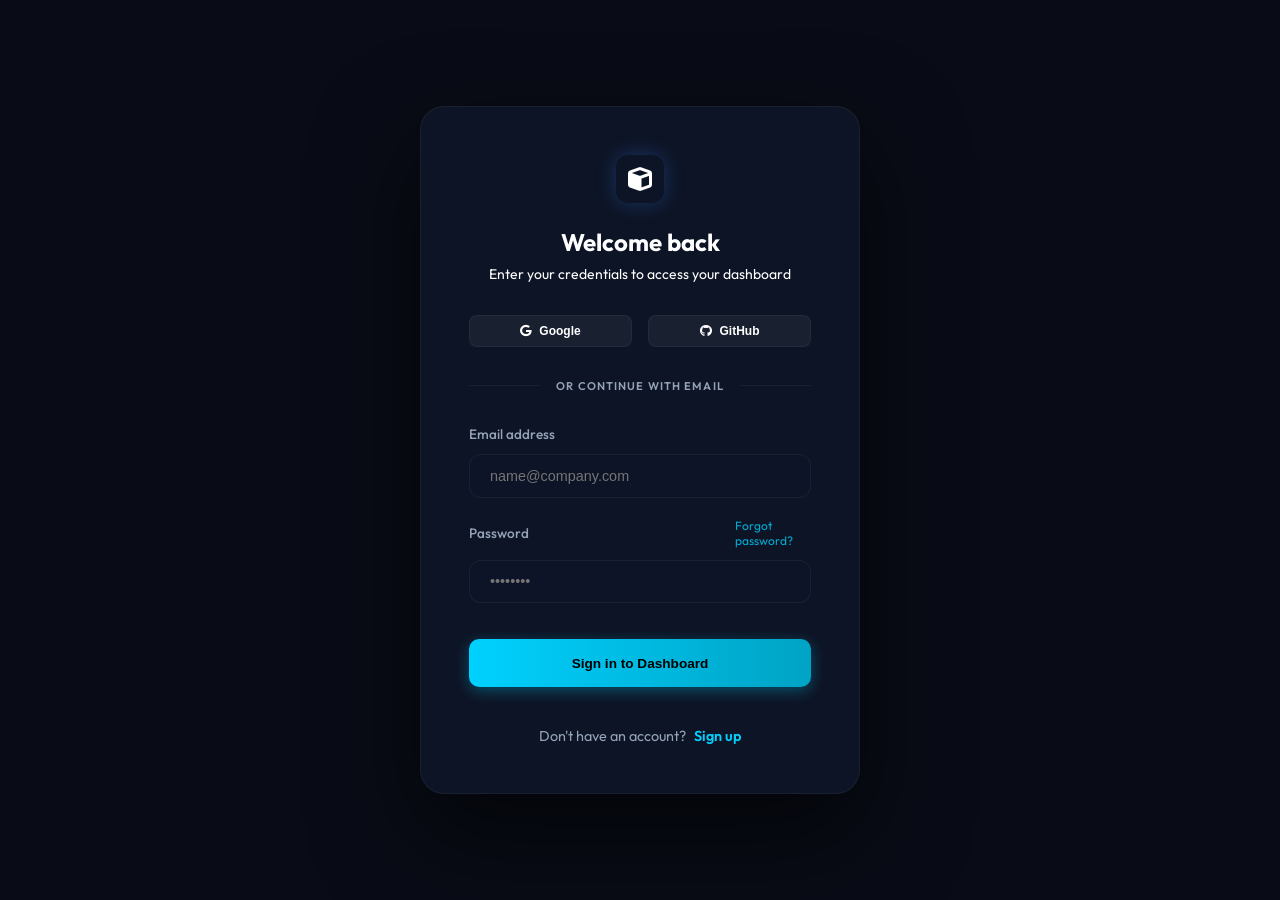
<file: frontend/login.html>
<!DOCTYPE html>
<html lang="en">
<head>
    <meta charset="UTF-8">
    <meta name="viewport" content="width=device-width, initial-scale=1.0">
    <title>Sign In | RealWeave</title>
    <link rel="stylesheet" href="https://cdnjs.cloudflare.com/ajax/libs/font-awesome/6.4.0/css/all.min.css">
    <link rel="stylesheet" href="css/styles.css">
    <style>
        body {
            display: flex;
            align-items: center;
            justify-content: center;
            background-color: var(--bg-sidebar);
            overflow: auto;
        }
        .login-container {
            width: 100%;
            max-width: 440px;
            padding: 3rem;
            background: rgba(15, 23, 42, 0.8);
            backdrop-filter: blur(20px);
            border: 1px solid var(--glass-border);
            border-radius: 24px;
            box-shadow: 0 40px 100px rgba(0, 0, 0, 0.6);
            animation: fadeIn 0.6s cubic-bezier(0.16, 1, 0.3, 1);
        }
        @keyframes fadeIn {
            from { opacity: 0; transform: translateY(10px); }
            to { opacity: 1; transform: translateY(0); }
        }
        .login-header {
            text-align: center;
            margin-bottom: 2rem;
        }
        .login-logo {
            width: 48px;
            height: 48px;
            background: linear-gradient(135deg, var(--accent-primary), var(--accent-secondary));
            border-radius: 12px;
            display: inline-grid;
            place-items: center;
            color: white;
            font-size: 1.5rem;
            margin-bottom: 1.5rem;
            box-shadow: 0 0 20px rgba(59, 130, 246, 0.3);
        }
        .login-header h2 {
            font-size: 1.5rem;
            font-weight: 700;
            margin-bottom: 0.5rem;
        }
        .login-header p {
            color: var(--text-secondary);
            font-size: 0.875rem;
        }
        .social-login {
            display: grid;
            grid-template-columns: 1fr 1fr;
            gap: 1rem;
            margin-bottom: 1.5rem;
        }
        .social-btn {
            background: var(--bg-main);
            border: 1px solid var(--border-color);
            color: var(--text-primary);
            padding: 0.625rem;
            border-radius: var(--radius-md);
            font-size: 0.875rem;
            cursor: pointer;
            display: flex;
            align-items: center;
            justify-content: center;
            gap: 0.5rem;
            transition: var(--transition);
        }
        .social-btn:hover {
            background: rgba(255, 255, 255, 0.05);
            border-color: var(--text-secondary);
        }
        .divider {
            display: flex;
            align-items: center;
            gap: 1rem;
            margin-bottom: 1.5rem;
            color: var(--text-secondary);
            font-size: 0.75rem;
            text-transform: uppercase;
            letter-spacing: 0.05em;
        }
        .divider::before, .divider::after {
            content: "";
            flex: 1;
            height: 1px;
            background: var(--border-color);
        }
    </style>
</head>
<body>
    <div class="login-container animate-scale">
        <div class="login-header">
            <div class="login-logo"><i class="fas fa-cube"></i></div>
            <h2>Welcome back</h2>
            <p>Enter your credentials to access your dashboard</p>
        </div>

        <div style="display: grid; grid-template-columns: 1fr 1fr; gap: 1rem; margin-bottom: 2rem;">
            <button class="btn btn-secondary btn-sm" style="justify-content: center;">
                <i class="fab fa-google"></i> Google
            </button>
            <button class="btn btn-secondary btn-sm" style="justify-content: center;">
                <i class="fab fa-github"></i> GitHub
            </button>
        </div>

        <div style="display: flex; align-items: center; gap: 1rem; margin-bottom: 2rem;">
            <div style="flex: 1; height: 1px; background: var(--glass-border);"></div>
            <span style="font-size: 0.7rem; color: var(--text-dim); text-transform: uppercase; letter-spacing: 0.1em; font-weight: 600;">OR CONTINUE WITH EMAIL</span>
            <div style="flex: 1; height: 1px; background: var(--glass-border);"></div>
        </div>

        <form id="login-form">
            <div class="input-group">
                <label class="input-label" for="email">Email address</label>
                <input type="email" id="email" class="form-input" placeholder="name@company.com" required>
            </div>
            
            <div class="input-group">
                <div style="display: flex; justify-content: space-between; width: 100%; align-items: center; margin-bottom: 2px;">
                    <label class="input-label" for="password" style="margin-bottom: 0;">Password</label>
                    <a href="#" style="font-size: 0.75rem; color: var(--accent-glow); text-decoration: none; opacity: 0.8; transition: 0.2s;">Forgot password?</a>
                </div>
                <input type="password" id="password" class="form-input" placeholder="••••••••" required>
            </div>
            
            <button type="submit" class="btn btn-primary" style="width: 100%; margin-top: 1rem; justify-content: center; height: 48px;">
                Sign in to Dashboard
            </button>
        </form>

        <p style="margin-top: 2.5rem; text-align: center; font-size: 0.9rem; color: var(--text-dim);">
            Don't have an account? <a href="/signup" style="color: var(--accent-glow); text-decoration: none; font-weight: 600; margin-left: 5px;">Sign up</a>
        </p>
    </div>

    <script>
        document.getElementById('login-form').addEventListener('submit', async (e) => {
            e.preventDefault();
            const email = document.getElementById('email').value;
            const password = document.getElementById('password').value;
            const btn = e.target.querySelector('button');
            const originalText = btn.innerText;

            try {
                btn.innerText = 'Authenticating...';
                btn.disabled = true;

                const response = await fetch('/api/login', {
                    method: 'POST',
                    headers: { 'Content-Type': 'application/json' },
                    body: JSON.stringify({ email, password })
                });

                const data = await response.json();
                
                if (response.ok) {
                    // Store user data
                    localStorage.setItem('ss_user', JSON.stringify(data.user));
                    localStorage.setItem('ss_token', data.token);
                    
                    window.location.href = '/';
                } else {
                    alert(data.detail || 'Invalid credentials');
                }
            } catch (err) {
                console.error(err);
                alert('Connection error');
            } finally {
                btn.innerText = originalText;
                btn.disabled = false;
            }
        });
    </script>
</body>
</html>
</file>
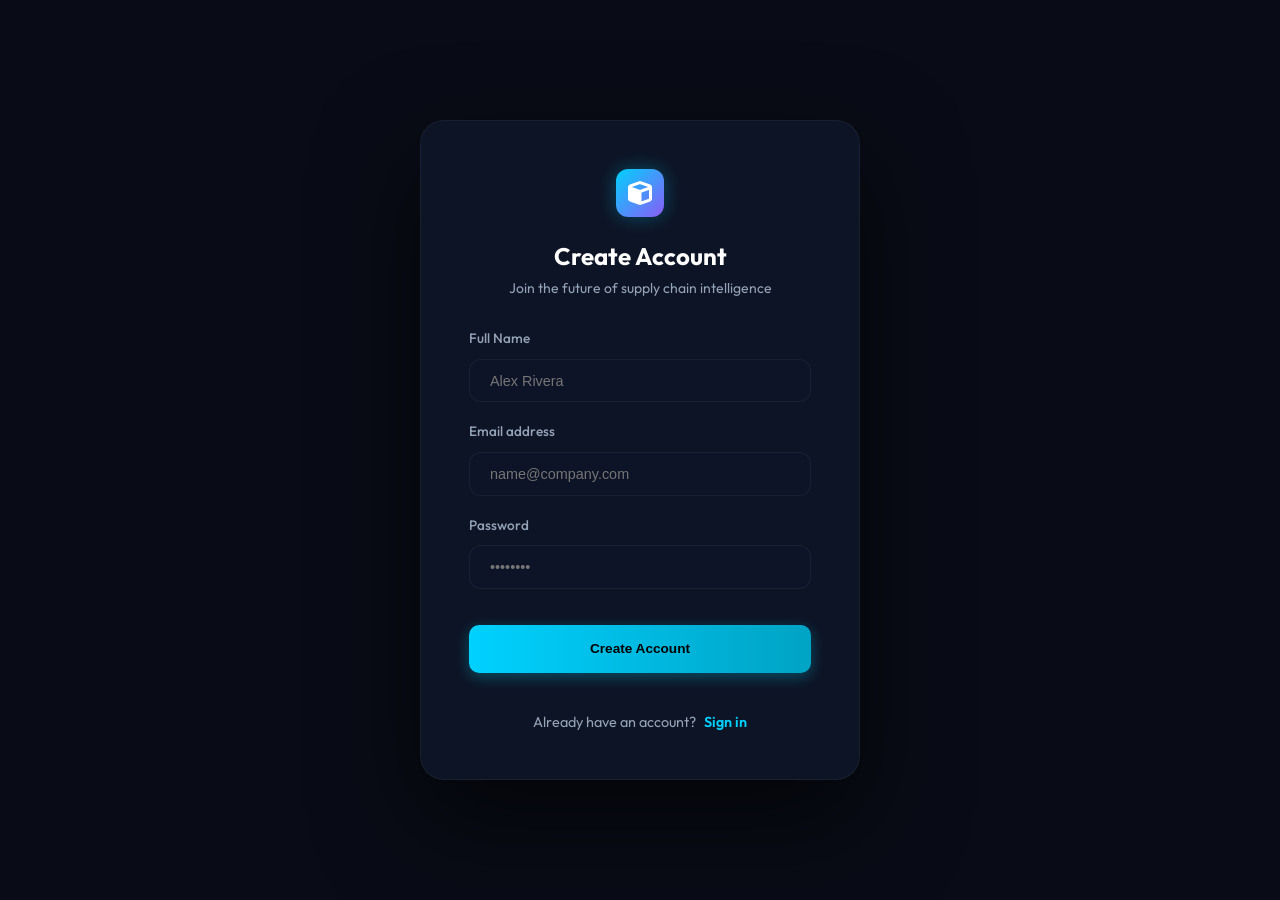
<file: frontend/signup.html>
<!DOCTYPE html>
<html lang="en">
<head>
    <meta charset="UTF-8">
    <meta name="viewport" content="width=device-width, initial-scale=1.0">
    <title>Create Account | RealWeave</title>
    <link rel="stylesheet" href="https://cdnjs.cloudflare.com/ajax/libs/font-awesome/6.4.0/css/all.min.css">
    <link rel="stylesheet" href="css/styles.css">
    <style>
        body {
            display: flex;
            align-items: center;
            justify-content: center;
            background-color: var(--bg-sidebar);
            overflow: auto;
            min-height: 100vh;
        }
        .login-container {
            width: 100%;
            max-width: 440px;
            padding: 3rem;
            background: rgba(15, 23, 42, 0.8);
            backdrop-filter: blur(20px);
            border: 1px solid var(--glass-border);
            border-radius: 24px;
            box-shadow: 0 40px 100px rgba(0, 0, 0, 0.6);
            animation: fadeIn 0.6s cubic-bezier(0.16, 1, 0.3, 1);
        }
        @keyframes fadeIn {
            from { opacity: 0; transform: translateY(10px); }
            to { opacity: 1; transform: translateY(0); }
        }
        .login-header {
            text-align: center;
            margin-bottom: 2rem;
        }
        .login-logo {
            width: 48px;
            height: 48px;
            background: linear-gradient(135deg, var(--accent-glow), var(--accent-purple));
            border-radius: 12px;
            display: inline-grid;
            place-items: center;
            color: white;
            font-size: 1.5rem;
            margin-bottom: 1.5rem;
            box-shadow: 0 0 20px rgba(0, 209, 255, 0.3);
        }
        .login-header h2 { font-size: 1.5rem; font-weight: 700; margin-bottom: 0.5rem; }
        .login-header p { color: var(--text-dim); font-size: 0.875rem; }
    </style>
</head>
<body>
    <div class="login-container animate-scale">
        <div class="login-header">
            <div class="login-logo"><i class="fas fa-cube"></i></div>
            <h2>Create Account</h2>
            <p>Join the future of supply chain intelligence</p>
        </div>

        <form id="signup-form">
            <div class="input-group">
                <label class="input-label" for="full_name">Full Name</label>
                <input type="text" id="full_name" class="form-input" placeholder="Alex Rivera" required>
            </div>
            <div class="input-group">
                <label class="input-label" for="email">Email address</label>
                <input type="email" id="email" class="form-input" placeholder="name@company.com" required>
            </div>
            <div class="input-group">
                <label class="input-label" for="password">Password</label>
                <input type="password" id="password" class="form-input" placeholder="••••••••" required>
            </div>
            
            <button type="submit" class="btn btn-primary" style="width: 100%; margin-top: 1rem; justify-content: center; height: 48px;">
                Create Account
            </button>
        </form>

        <p style="margin-top: 2.5rem; text-align: center; font-size: 0.9rem; color: var(--text-dim);">
            Already have an account? <a href="/login" style="color: var(--accent-glow); text-decoration: none; font-weight: 600; margin-left: 5px;">Sign in</a>
        </p>
    </div>

    <script>
        document.getElementById('signup-form').addEventListener('submit', async (e) => {
            e.preventDefault();
            const full_name = document.getElementById('full_name').value;
            const email = document.getElementById('email').value;
            const password = document.getElementById('password').value;
            const btn = e.target.querySelector('button');
            const originalText = btn.innerText;

            try {
                btn.innerText = 'Creating account...';
                btn.disabled = true;

                const response = await fetch('/api/signup', {
                    method: 'POST',
                    headers: { 'Content-Type': 'application/json' },
                    body: JSON.stringify({ full_name, email, password })
                });

                const data = await response.json();
                
                if (response.ok) {
                    alert('Account created! Please sign in.');
                    window.location.href = '/login';
                } else {
                    alert(data.detail || 'Signup failed');
                }
            } catch (err) {
                console.error(err);
                alert('Connection error');
            } finally {
                btn.innerText = originalText;
                btn.disabled = false;
            }
        });
    </script>
</body>
</html>
</file>
<file: frontend/css/styles.css>
@import url('https://fonts.googleapis.com/css2?family=Outfit:wght@300;400;500;600;700&family=Inter:wght@400;500;600&display=swap');

:root {
    /* Cyber/Premium Theme Palette - Refined to match image */
    --bg-deep: #0B0F19;
    --bg-sidebar: #090C16;
    --accent-glow: #00D1FF;
    --accent-purple: #8B5CF6;
    --glass-bg: rgba(30, 41, 59, 0.4);
    --glass-border: rgba(255, 255, 255, 0.05);
    --text-main: #FFFFFF;
    --text-dim: #94A3B8;
    
    /* Semantic Colors */
    --success: #10B981;
    --warning: #F59E0B;
    --danger: #EF4444;
    --info: #00D1FF;
    
    /* Effects */
    --glow-shadow: 0 0 20px rgba(0, 209, 255, 0.2);
    --radius: 16px;
    --transition: all 0.3s cubic-bezier(0.4, 0, 0.2, 1);
}

/* Toast System */
.toast-container {
    position: fixed;
    top: 2rem;
    right: 2rem;
    z-index: 9999;
    display: flex;
    flex-direction: column;
    gap: 0.75rem;
    pointer-events: none;
}

.toast {
    pointer-events: auto;
    background: rgba(13, 17, 28, 0.9);
    backdrop-filter: blur(12px);
    border: 1px solid var(--glass-border);
    padding: 1rem 1.5rem;
    border-radius: 12px;
    color: #fff;
    font-weight: 500;
    font-size: 0.9rem;
    box-shadow: 0 10px 30px rgba(0,0,0,0.5);
    display: flex;
    align-items: center;
    gap: 0.75rem;
    min-width: 250px;
    animation: toastSlideIn 0.4s cubic-bezier(0.18, 0.89, 0.32, 1.28);
}

.toast-success { border-left: 4px solid var(--success); }
.toast-danger { border-left: 4px solid var(--danger); }
.toast-warning { border-left: 4px solid var(--warning); }
.toast-info { border-left: 4px solid var(--info); }

@keyframes toastSlideIn {
    from { transform: translateX(100%) scale(0.9); opacity: 0; }
    to { transform: translateX(0) scale(1); opacity: 1; }
}

* { margin: 0; padding: 0; box-sizing: border-box; }
body { 
    font-family: 'Outfit', 'Inter', sans-serif; 
    background-color: var(--bg-deep); 
    color: var(--text-main); 
    height: 100vh; 
    overflow: hidden; 
}

/* Layout Hierarchy */
.app-layout { display: flex; height: 100vh; width: 100vw; }

/* Sidebar - Sleek & Glowy */
.sidebar { 
    width: 260px; 
    background-color: var(--bg-sidebar); 
    border-right: 1px solid var(--glass-border); 
    display: flex; 
    flex-direction: column; 
    padding: 2rem 1.25rem; 
    z-index: 100;
}

.brand { 
    display: flex; 
    align-items: center; 
    gap: 0.75rem; 
    margin-bottom: 3rem; 
    padding-left: 0.5rem;
}

.brand-logo { 
    width: 36px; 
    height: 36px; 
    background: linear-gradient(135deg, var(--accent-glow), var(--accent-purple)); 
    border-radius: 10px; 
    display: grid; 
    place-items: center; 
    color: white; 
    box-shadow: 0 0 15px rgba(0, 212, 255, 0.3);
}

.brand-name { font-size: 1.25rem; font-weight: 700; letter-spacing: -0.02em; }

.nav-menu { display: flex; flex-direction: column; gap: 0.5rem; }
.nav-item { 
    display: flex; 
    align-items: center; 
    gap: 0.75rem; 
    padding: 0.85rem 1rem; 
    color: var(--text-dim); 
    text-decoration: none; 
    font-size: 0.9rem; 
    font-weight: 500; 
    border-radius: 12px; 
    transition: var(--transition); 
    position: relative;
}

.nav-item i { font-size: 1.1rem; width: 24px; text-align: center; }
.nav-item:hover { color: #fff; background: rgba(255,255,255,0.03); }
.nav-item.active { 
    background: rgba(0, 209, 255, 0.1); 
    color: var(--accent-glow); 
    box-shadow: inset 4px 0 0 var(--accent-glow);
}

/* Main Content Wrapper */
.main-wrapper { 
    flex: 1; 
    display: flex; 
    flex-direction: column; 
    overflow: hidden; 
    background: radial-gradient(circle at 50% 50%, rgba(13, 20, 40, 1) 0%, rgba(11, 15, 25, 1) 100%);
}

/* Top Bar - Fixed & Clean */
.top-bar { 
    height: 70px; 
    padding: 0 2.5rem; 
    display: flex; 
    align-items: center; 
    justify-content: space-between; 
    background: rgba(5, 5, 7, 0.7);
    backdrop-filter: blur(10px);
    border-bottom: 1px solid var(--glass-border);
}

.page-title h1 { font-size: 1.4rem; font-weight: 600; }

.user-actions { display: flex; align-items: center; gap: 2rem; }

.search-container { position: relative; }
.search-container i { position: absolute; left: 14px; top: 12px; color: var(--text-dim); }
.search-input { 
    background: rgba(255,255,255,0.03); 
    border: 1px solid var(--glass-border); 
    border-radius: 10px; 
    padding: 0.65rem 1rem 0.65rem 2.5rem; 
    color: #fff; 
    width: 300px; 
    font-size: 0.85rem;
    transition: var(--transition);
}
.search-input:focus { width: 380px; border-color: var(--accent-glow); outline: none; }

.profile-group { 
    display: flex; 
    align-items: center; 
    gap: 0.85rem; 
    padding-left: 1.5rem; 
    border-left: 1px solid var(--glass-border);
}

.avatar-sm { width: 36px; height: 36px; border-radius: 50%; border: 2px solid var(--accent-glow); }

/* Content Area */
.content-area { 
    flex: 1; 
    padding: 2.5rem; 
    overflow-y: auto; 
}

/* Glass Cards */
.card { 
    background: var(--glass-bg); 
    backdrop-filter: blur(20px); 
    border: 1px solid var(--glass-border); 
    border-radius: var(--radius); 
    overflow: hidden; 
    box-shadow: 0 10px 40px rgba(0,0,0,0.3);
    transition: var(--transition);
}

.card:hover { 
    border-color: rgba(0, 209, 255, 0.4); 
    transform: translateY(-4px); 
    box-shadow: 0 15px 50px rgba(0, 209, 255, 0.1);
}

.card-header { 
    padding: 1.5rem 1.75rem; 
    border-bottom: 1px solid var(--glass-border); 
    display: flex; 
    justify-content: space-between; 
    align-items: center; 
}

.card-header h3 {
    font-size: 1.1rem;
    font-weight: 600;
    color: #f1f5f9;
}

.card-body { padding: 1.75rem; }

/* Grid Layouts */
.stats-grid { 
    display: grid; 
    grid-template-columns: repeat(4, 1fr); 
    gap: 1.5rem; 
    margin-bottom: 2rem; 
}

.stat-card { 
    padding: 1.75rem; 
    display: flex; 
    flex-direction: column; 
    gap: 0.5rem;
}

.stat-label { font-size: 0.85rem; color: var(--text-dim); text-transform: uppercase; letter-spacing: 0.05em; display: flex; justify-content: space-between; }
.stat-value { font-size: 2.25rem; font-weight: 700; color: #fff; }

/* Dashboard Specifics */
.dashboard-main { 
    display: grid; 
    grid-template-columns: repeat(12, 1fr); 
    gap: 1.5rem; 
}

.col-8 { grid-column: span 8; }
.col-6 { grid-column: span 6; }
.col-4 { grid-column: span 4; }
.col-12 { grid-column: span 12; }

.section-grid {
    display: grid;
    grid-template-columns: repeat(12, 1fr);
    gap: 1.5rem;
}

/* Map Display Fix */
#map { 
    height: 450px; 
    width: 100%; 
    background: #000; 
    border-radius: 0 0 var(--radius) var(--radius);
}

.table-wrapper {
    overflow-x: auto;
}

/* Tables */
table { width: 100%; border-collapse: collapse; }
th { 
    text-align: left; 
    padding: 1.25rem 1rem; 
    font-size: 0.75rem; 
    color: var(--text-dim); 
    text-transform: uppercase; 
    letter-spacing: 0.1em;
    border-bottom: 1px solid var(--glass-border); 
    background: rgba(255, 255, 255, 0.02);
}
td { padding: 1.25rem 1rem; font-size: 0.9rem; border-bottom: 1px solid var(--glass-border); color: #e2e8f0; }
tr:last-child td { border-bottom: none; }
tr:hover td { background: rgba(255,255,255,0.03); }

/* Badges */
.badge { padding: 0.35rem 0.85rem; border-radius: 8px; font-size: 0.75rem; font-weight: 600; border: 1px solid transparent; }
.badge-info { background: rgba(0, 212, 255, 0.1); color: var(--info); border-color: rgba(0, 212, 255, 0.2); }
.badge-success { background: rgba(0, 255, 136, 0.1); color: var(--success); border-color: rgba(0, 255, 136, 0.2); }
.badge-danger { background: rgba(255, 0, 85, 0.1); color: var(--danger); border-color: rgba(255, 0, 85, 0.2); }
.badge-warning { background: rgba(255, 204, 0, 0.1); color: var(--warning); border-color: rgba(255, 204, 0, 0.2); }

/* Alerts Hub UI */
.alerts-container {
    display: flex;
    flex-direction: column;
    gap: 1rem;
    margin-top: 2rem;
}

.alert-card {
    background: var(--card-bg);
    border: 1px solid var(--glass-border);
    border-radius: var(--radius);
    padding: 1.25rem 1.5rem;
    display: flex;
    align-items: center;
    gap: 2rem;
    transition: var(--transition);
}

.alert-card:hover {
    border-color: rgba(255, 255, 255, 0.2);
    transform: translateX(5px);
}

.alert-side {
    display: flex;
    align-items: center;
    gap: 1.5rem;
    min-width: 220px;
}

.alert-icon-box {
    width: 48px;
    height: 48px;
    background: rgba(255, 255, 255, 0.05);
    border-radius: 12px;
    display: flex;
    align-items: center;
    justify-content: center;
    font-size: 1.25rem;
    color: var(--accent-glow);
}

.alert-meta {
    display: flex;
    flex-direction: column;
    gap: 0.25rem;
}

.alert-content {
    flex: 1;
}

.alert-content h4 {
    margin-bottom: 0.25rem;
    color: #fff;
    font-size: 1.1rem;
}

.alert-content p {
    color: var(--text-dim);
    font-size: 0.9rem;
    line-height: 1.4;
}

.btn-icon {
    width: 40px;
    height: 40px;
    border-radius: 10px;
    background: rgba(255, 255, 255, 0.03);
    border: 1px solid var(--glass-border);
    color: var(--text-dim);
    cursor: pointer;
    display: flex;
    align-items: center;
    justify-content: center;
    transition: var(--transition);
}

.btn-icon:hover {
    background: var(--success);
    color: #000;
    border-color: var(--success);
}

.empty-state {
    text-align: center;
    padding: 5rem;
    color: var(--text-dim);
}

.empty-state i {
    font-size: 4rem;
    margin-bottom: 1.5rem;
    color: var(--success);
    opacity: 0.3;
}

/* Charts & Analytics */
.chart-container {
    height: 300px;
    width: 100%;
    position: relative;
    margin-top: 1rem;
}

.section-grid {
    display: grid;
    grid-template-columns: repeat(12, 1fr);
    gap: 1.5rem;
    margin-top: 2rem;
}

/* Buttons */
.btn { 
    padding: 0.75rem 1.5rem; 
    border-radius: 10px; 
    font-weight: 600; 
    font-size: 0.85rem; 
    cursor: pointer; 
    transition: var(--transition); 
    border: none; 
    display: inline-flex; 
    align-items: center; 
    gap: 0.5rem; 
}

.btn-primary { 
    background: linear-gradient(90deg, var(--accent-glow), #00a3c4); 
    color: #000; 
    box-shadow: 0 4px 15px rgba(0, 212, 255, 0.3);
}
.btn-primary:hover { transform: translateY(-1px); box-shadow: 0 6px 20px rgba(0, 212, 255, 0.4); }

.btn-secondary { background: rgba(255,255,255,0.05); color: #fff; border: 1px solid var(--glass-border); }
.btn-secondary:hover { background: rgba(255,255,255,0.1); }

.btn-sm {
    padding: 0.5rem 1rem;
    font-size: 0.75rem;
    border-radius: 8px;
}

.btn-group {
    display: flex;
    gap: 0.5rem;
    background: rgba(255, 255, 255, 0.03);
    padding: 0.4rem;
    border-radius: 12px;
    border: 1px solid var(--glass-border);
}

.btn-group .btn.active {
    background: var(--accent-glow);
    color: #000;
}

/* Modals */
.modal-overlay { 
    position: fixed; top: 0; left: 0; width: 100%; height: 100%; 
    background: rgba(0,0,0,0.8); backdrop-filter: blur(8px); 
    display: none; align-items: center; justify-content: center; z-index: 1000; 
}
.modal-content { 
    width: 100%; max-width: 550px; 
    background: #0B0F19; 
    border: 1px solid var(--glass-border); 
    border-radius: 20px; 
    overflow: hidden; 
    box-shadow: 0 25px 50px rgba(0,0,0,0.5); 
}

.modal-header {
    padding: 1.5rem;
    border-bottom: 1px solid var(--glass-border);
    display: flex !important;
    flex-direction: row !important;
    justify-content: space-between !important;
    align-items: center !important;
}

.modal-header h3 { font-size: 1.25rem; font-weight: 700; color: #fff; }

.modal-close { cursor: pointer; color: var(--text-dim); font-size: 1.2rem; transition: var(--transition); }
.modal-close:hover { color: #fff; transform: scale(1.1); }

.modal-body { padding: 1.5rem; }

.modal-footer {
    padding: 1.5rem;
    border-top: 1px solid var(--glass-border);
    display: flex;
    justify-content: flex-end;
    gap: 1rem;
    background: rgba(255, 255, 255, 0.02);
}

/* Form Layout */
.input-group {
    display: flex !important;
    flex-direction: column !important;
    align-items: flex-start !important;
    gap: 0.6rem !important;
    margin-bottom: 1.25rem !important;
    width: 100% !important;
}

.input-label {
    display: block !important;
    width: 100% !important;
    font-size: 0.85rem;
    font-weight: 500;
    color: var(--text-dim);
    margin-bottom: 2px;
}

.grid-2 {
    display: grid;
    grid-template-columns: 1fr 1fr;
    gap: 1.25rem;
}

/* Animations */
@keyframes fadeInUp { from { opacity: 0; transform: translateY(10px); } to { opacity: 1; transform: translateY(0); } }
@keyframes scaleIn { from { opacity: 0; transform: scale(0.95); } to { opacity: 1; transform: scale(1); } }

.view-content { display: none; animation: fadeInUp 0.4s ease forwards; }
.view-content.active { display: block; }
.animate-scale { animation: scaleIn 0.3s cubic-bezier(0.34, 1.56, 0.64, 1) forwards; }

/* View Headers & Form Controls */
.view-header {
    display: flex;
    justify-content: space-between;
    align-items: center;
    margin-bottom: 2rem;
    gap: 1.5rem;
}

.header-search {
    display: flex;
    gap: 1rem;
    flex: 1;
}

.form-input {
    background: rgba(15, 23, 42, 0.6);
    border: 1px solid var(--glass-border);
    border-radius: 12px;
    padding: 0.8rem 1.25rem;
    color: #fff;
    font-size: 0.9rem;
    transition: var(--transition);
    outline: none;
    width: 100%;
}

.form-input:focus {
    border-color: var(--accent-glow);
    background: rgba(15, 23, 42, 0.8);
    box-shadow: 0 0 20px rgba(0, 209, 255, 0.15);
}

select.form-input {
    cursor: pointer;
    background-image: url("data:image/svg+xml,%3Csvg xmlns='http://www.w3.org/2000/svg' fill='none' viewBox='0 0 24 24' stroke='%2394a3b8'%3E%3Cpath stroke-linecap='round' stroke-linejoin='round' stroke-width='2' d='M19 9l-7 7-7-7'%3E%3C/path%3E%3C/svg%3E");
    background-repeat: no-repeat;
    background-position: right 1rem center;
    background-size: 1.2rem;
    padding-right: 3rem;
    appearance: none;
}

.chart-container {
    position: relative;
    height: 300px;
    width: 100%;
}
::-webkit-scrollbar { width: 6px; }
::-webkit-scrollbar-track { background: transparent; }
::-webkit-scrollbar-thumb { background: rgba(255,255,255,0.1); border-radius: 10px; }

/* Responsive Fixes */
@media (max-width: 1200px) {
    .stats-grid { grid-template-columns: repeat(2, 1fr); }
    .col-8, .col-4 { grid-column: span 12; }
}

@media (max-width: 768px) {
    .sidebar { width: 80px; padding: 1.5rem 0.5rem; }
    .brand-name, .nav-item span, .profile-text { display: none; }
    .search-input { width: 150px; }
    .stats-grid { grid-template-columns: 1fr; }
}
/* AI Chat Widget */
.chat-widget {
    position: fixed;
    bottom: 2rem;
    right: 2rem;
    z-index: 1000;
}

.chat-toggle {
    width: 60px;
    height: 60px;
    background: linear-gradient(135deg, var(--accent-glow), var(--accent-purple));
    border-radius: 50%;
    display: flex;
    align-items: center;
    justify-content: center;
    color: white;
    font-size: 1.5rem;
    cursor: pointer;
    box-shadow: 0 10px 30px rgba(0, 209, 255, 0.4);
    transition: var(--transition);
}

.chat-toggle:hover {
    transform: scale(1.1) rotate(5deg);
}

.chat-window {
    position: absolute;
    bottom: 80px;
    right: 0;
    width: 380px;
    height: 500px;
    background: #0B0F19;
    border: 1px solid var(--glass-border);
    border-radius: 20px;
    display: none;
    flex-direction: column;
    overflow: hidden;
    box-shadow: 0 20px 60px rgba(0,0,0,0.6);
    animation: fadeInUp 0.3s ease;
}

.chat-window.active {
    display: flex;
}

.chat-header {
    padding: 1.25rem 1.5rem;
    background: rgba(255, 255, 255, 0.03);
    border-bottom: 1px solid var(--glass-border);
    display: flex;
    justify-content: space-between;
    align-items: center;
}

.chat-header span {
    font-weight: 600;
    font-size: 1rem;
    color: var(--accent-glow);
}

.chat-body {
    flex: 1;
    padding: 1.5rem;
    overflow-y: auto;
    display: flex;
    flex-direction: column;
    gap: 1rem;
}

.chat-msg {
    max-width: 85%;
    display: flex;
}

.msg-ai {
    align-self: flex-start;
}

.msg-user {
    align-self: flex-end;
}

.msg-bubble {
    padding: 0.85rem 1.1rem;
    border-radius: 18px;
    font-size: 0.9rem;
    line-height: 1.4;
}

.msg-ai .msg-bubble {
    background: rgba(255, 255, 255, 0.05);
    color: #e2e8f0;
    border-bottom-left-radius: 4px;
}

.msg-user .msg-bubble {
    background: var(--accent-glow);
    color: #000;
    font-weight: 500;
    border-bottom-right-radius: 4px;
}

.chat-footer {
    padding: 1.25rem;
    border-top: 1px solid var(--glass-border);
    display: flex;
    gap: 0.75rem;
}

.chat-footer .form-input {
    padding: 0.65rem 1rem;
}
</file>
